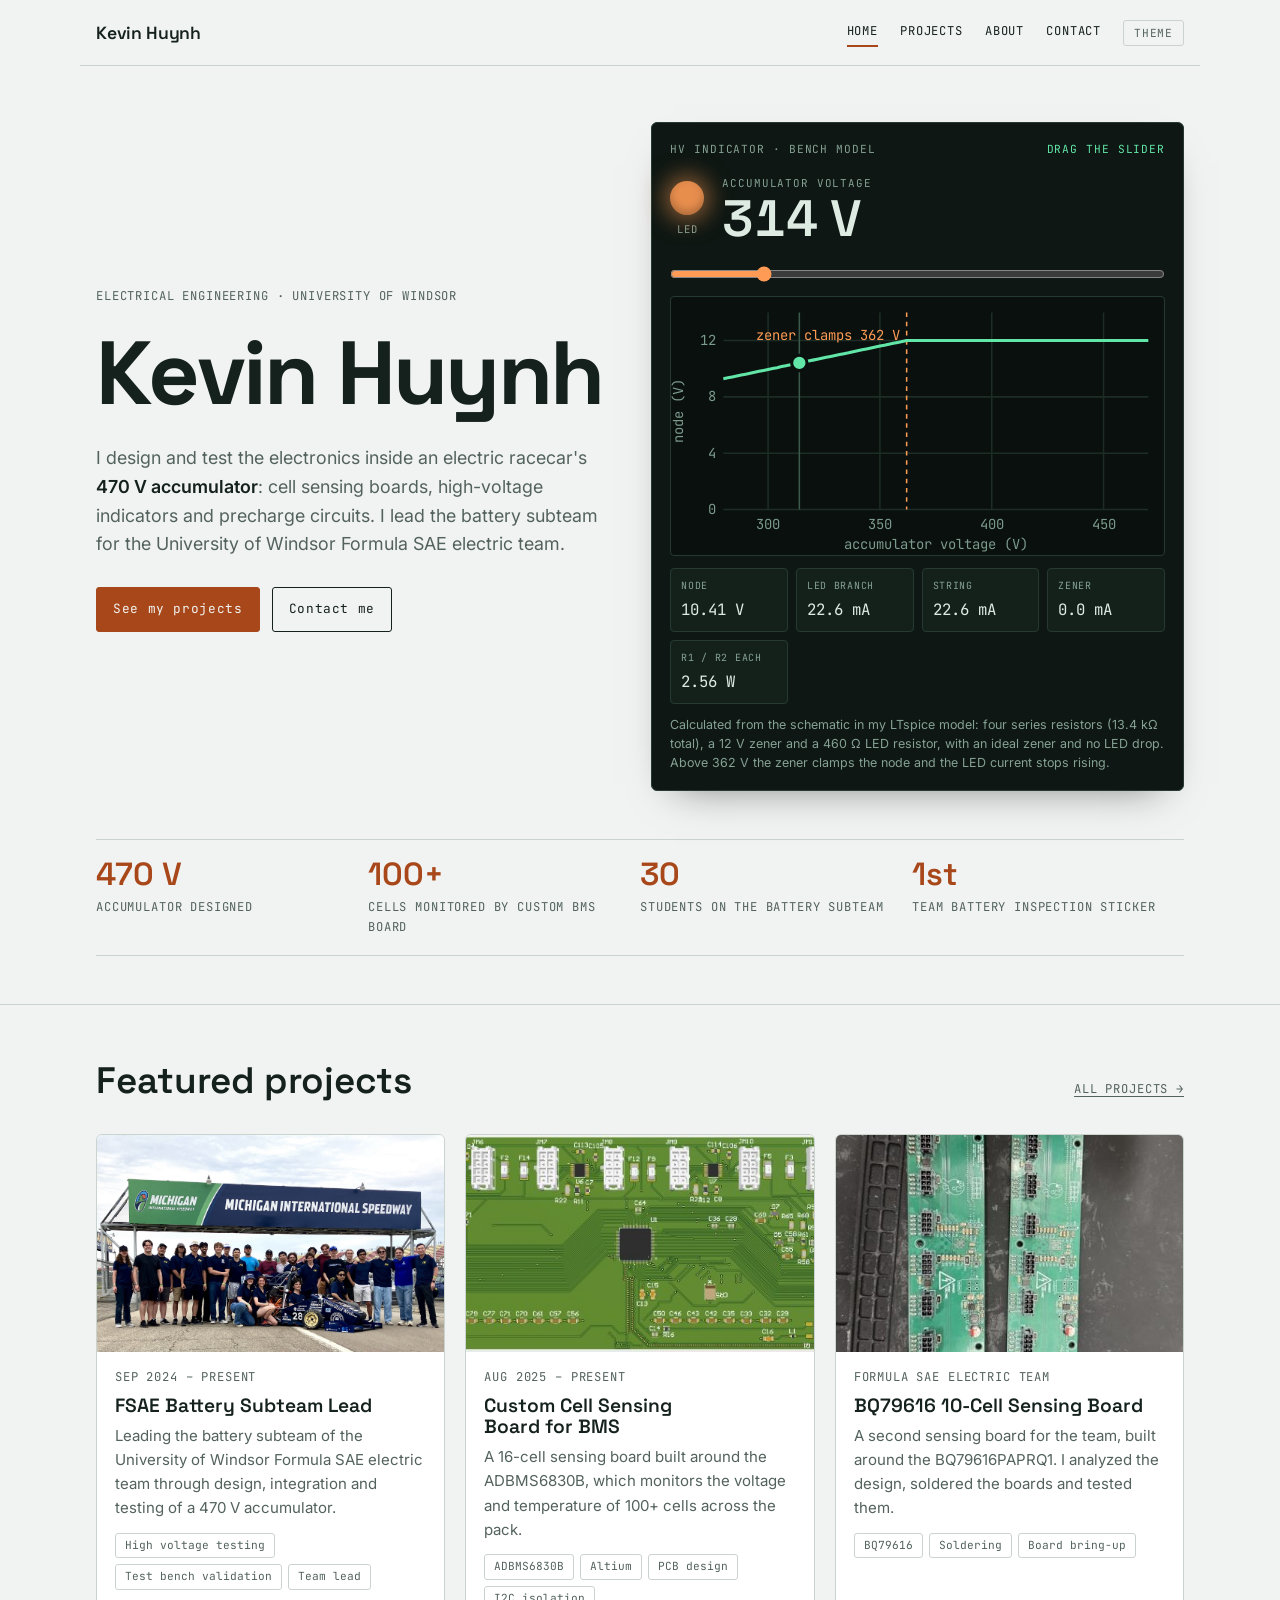
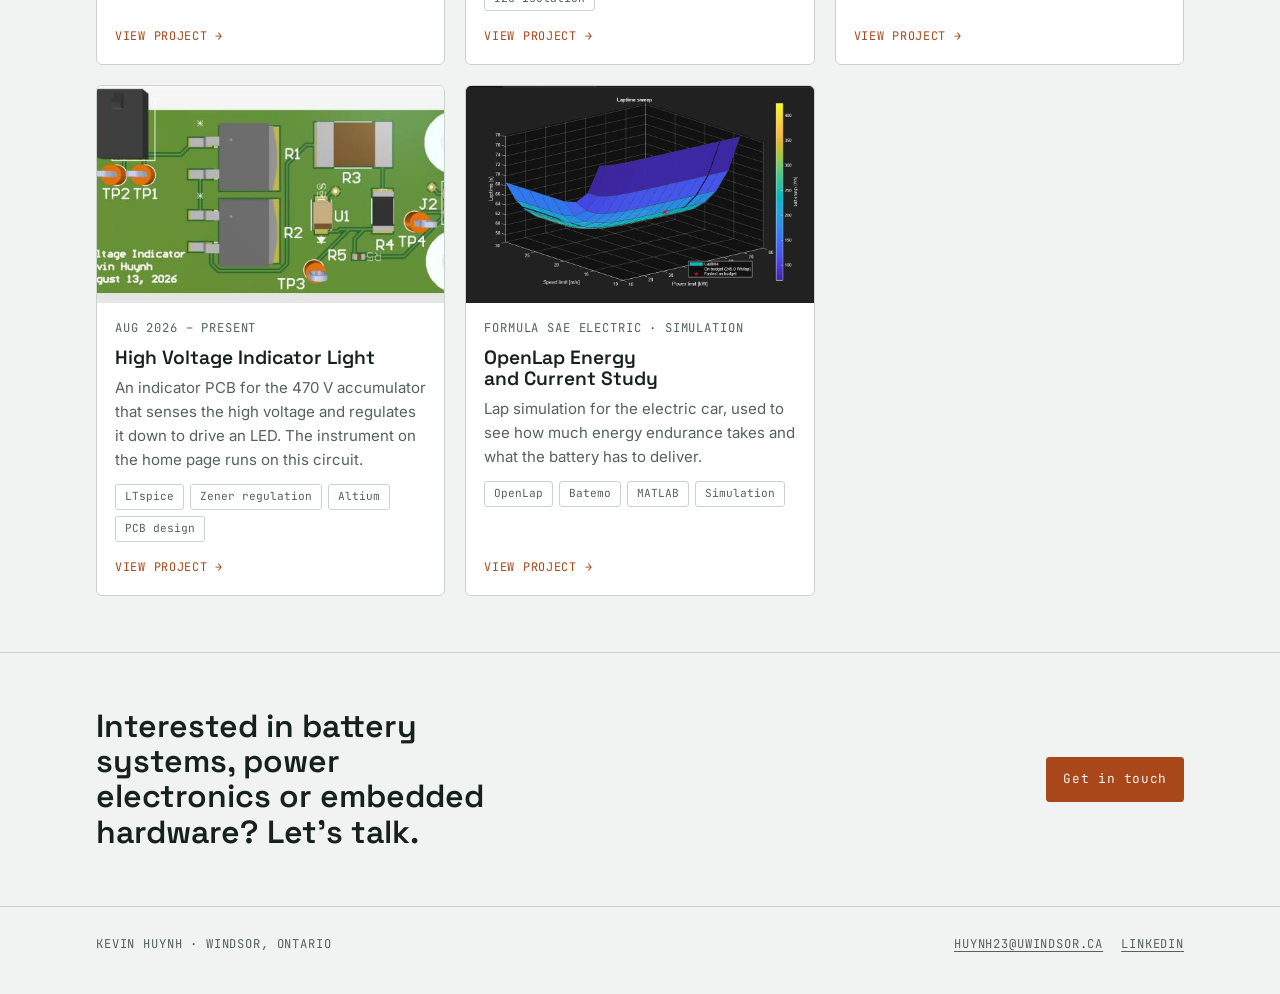
<file: index.html>
<!doctype html>
<html lang="en">
<head>
<meta charset="utf-8">
<meta name="viewport" content="width=device-width, initial-scale=1, viewport-fit=cover">
<meta name="description" content="Kevin Huynh, electrical engineering student at the University of Windsor. High-voltage battery systems, BMS hardware and PCB design for Formula SAE electric.">
<meta name="color-scheme" content="light dark">
<link rel="icon" href="assets/favicon.svg" type="image/svg+xml">
<title>Kevin Huynh Portfolio</title>
<link rel="stylesheet" href="https://fonts.googleapis.com/css2?family=Inter:wght@400;500;600&family=JetBrains+Mono:wght@400;500&family=Space+Grotesk:wght@500;600;700&display=swap">
<link rel="stylesheet" href="assets/site.css">
<script>try{var t=localStorage.getItem("kh-theme");if(t==="dark"||t==="light")document.documentElement.setAttribute("data-theme",t)}catch(e){}</script>
</head>
<body data-page="home">
<main>
  <div class="wrap hero">
    <div class="hero-grid">
      <div>
        <span class="mono">Electrical Engineering · University of Windsor</span>
        <h1>Kevin Huynh</h1>
        <p class="lede">I design and test the electronics inside an electric racecar's <strong>470 V accumulator</strong>: cell sensing boards, high-voltage indicators and precharge circuits. I lead the battery subteam for the University of Windsor Formula SAE electric team.</p>
        <div class="hero-cta">
          <a class="btn solid" href="projects.html">See my projects</a>
          <a class="btn" href="contact.html">Contact me</a>
        </div>
      </div>
      <aside class="rig" aria-label="Interactive model of my high voltage indicator circuit">
        <div class="rig-head"><span>HV indicator · bench model</span><span class="hint">drag the slider</span></div>
        <div class="rig-top">
          <div class="led-wrap"><div class="led" id="led"></div><span>LED</span></div>
          <div class="vin-block">
            <label for="vin">Accumulator voltage</label>
            <output id="vinOut" for="vin">470 V</output>
          </div>
        </div>
        <input type="range" id="vin" min="280" max="470" step="1" value="470" aria-label="Accumulator voltage in volts">
        <svg id="scope" class="scope" viewBox="0 0 320 168" role="img" aria-label="Regulated node voltage against accumulator voltage, clamping at 12 volts above 362 volts"></svg>
        <dl class="reads">
          <div><dt>Node</dt><dd id="rNode">12.00 V</dd></div>
          <div><dt>LED branch</dt><dd id="rLed">26.1 mA</dd></div>
          <div><dt>String</dt><dd id="rStr">34.1 mA</dd></div>
          <div><dt>Zener</dt><dd id="rZen">8.1 mA</dd></div>
          <div><dt>R1 / R2 each</dt><dd id="rPow">5.83 W</dd></div>
        </dl>
        <p class="rig-note">Calculated from the schematic in my LTspice model: four series resistors (13.4 kΩ total), a 12 V zener and a 460 Ω LED resistor, with an ideal zener and no LED drop. Above 362 V the zener clamps the node and the LED current stops rising.</p>
      </aside>
    </div>
    <dl class="specs" id="specs"></dl>
  </div>

  <section>
    <div class="wrap">
      <div class="sec-head"><h2>Featured projects</h2><a class="mono" href="projects.html">All projects →</a></div>
      <div class="cards" id="featured"></div>
    </div>
  </section>

  <section class="cta-band">
    <div class="wrap">
      <h2>Interested in battery systems, power electronics or embedded hardware? Let's talk.</h2>
      <a class="btn solid" href="contact.html">Get in touch</a>
    </div>
  </section>
</main>
<script src="assets/data.js"></script>
<script src="assets/site.js"></script>
<script src="assets/instrument.js"></script>
<script>
(function () {
  var K = window.Kit;
  var specs = document.getElementById("specs");
  K.site.stats.forEach(function (s) {
    var d = K.el("div"); d.appendChild(K.el("dt", "mono", s.label)); d.appendChild(K.el("dd", null, s.value)); specs.appendChild(d);
  });
  var host = document.getElementById("featured");
  K.projects.filter(function (p) { return p.featured; }).forEach(function (p) { host.appendChild(K.projectCard(p)); });
})();
</script>
</body>
</html>
</file>
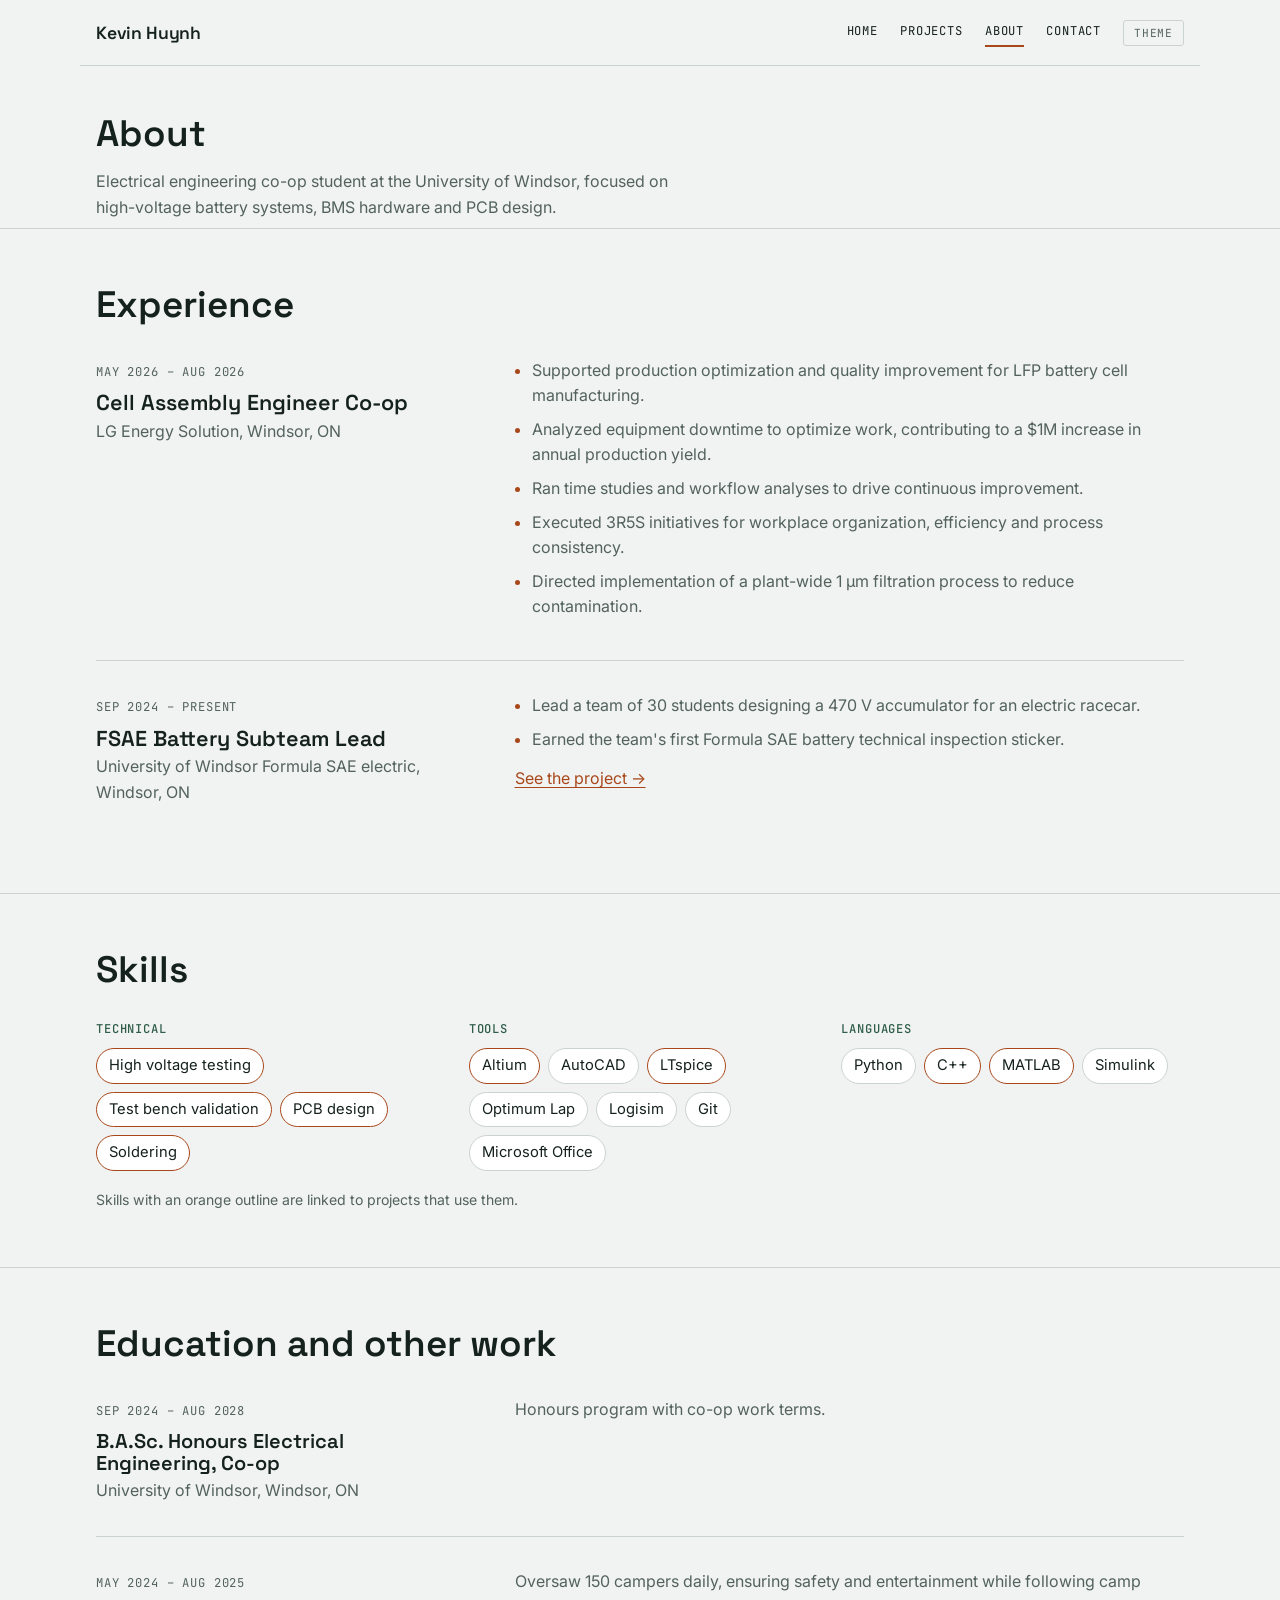
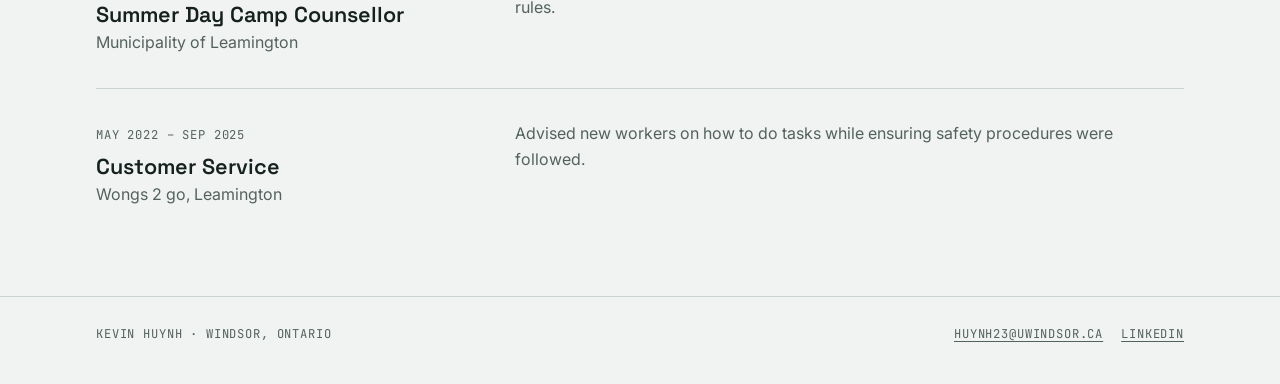
<file: about.html>
<!doctype html>
<html lang="en">
<head>
<meta charset="utf-8">
<meta name="viewport" content="width=device-width, initial-scale=1, viewport-fit=cover">
<meta name="description" content="Experience, skills and education of Kevin Huynh, electrical engineering co-op student at the University of Windsor.">
<meta name="color-scheme" content="light dark">
<link rel="icon" href="assets/favicon.svg" type="image/svg+xml">
<title>About · Kevin Huynh</title>
<link rel="stylesheet" href="https://fonts.googleapis.com/css2?family=Inter:wght@400;500;600&family=JetBrains+Mono:wght@400;500&family=Space+Grotesk:wght@500;600;700&display=swap">
<link rel="stylesheet" href="assets/site.css">
<script>try{var t=localStorage.getItem("kh-theme");if(t==="dark"||t==="light")document.documentElement.setAttribute("data-theme",t)}catch(e){}</script>
</head>
<body data-page="about">
<main>
  <div class="wrap">
    <div class="page-head">
      <h1>About</h1>
      <p>Electrical engineering co-op student at the University of Windsor, focused on high-voltage battery systems, BMS hardware and PCB design.</p>
    </div>
  </div>
  <section>
    <div class="wrap">
      <div class="sec-head"><h2>Experience</h2></div>
      <div class="timeline" id="exp"></div>
    </div>
  </section>
  <section>
    <div class="wrap">
      <div class="sec-head"><h2>Skills</h2></div>
      <div class="skill-groups" id="skills"></div>
      <p class="skill-note">Skills with an orange outline are linked to projects that use them.</p>
    </div>
  </section>
  <section>
    <div class="wrap">
      <div class="sec-head"><h2>Education and other work</h2></div>
      <div class="timeline" id="more"></div>
    </div>
  </section>
</main>
<script src="assets/data.js"></script>
<script src="assets/site.js"></script>
<script>
(function () {
  var K = window.Kit, S = K.site;
  var exp = document.getElementById("exp");
  S.experience.forEach(function (j) {
    var row = K.el("div", "job"), l = K.el("div");
    l.appendChild(K.el("span", "mono", j.dates));
    l.appendChild(K.el("h3", null, j.role));
    l.appendChild(K.el("p", "org", j.org + (j.place ? ", " + j.place : "")));
    row.appendChild(l);
    var r = K.el("div"), ul = K.el("ul");
    j.bullets.forEach(function (b) { ul.appendChild(K.el("li", null, b)); });
    r.appendChild(ul);
    if (j.link) { var a = K.el("a", null, j.link.label + " →"); a.href = j.link.url; a.style.display = "inline-block"; a.style.marginTop = "6px"; r.appendChild(a); }
    row.appendChild(r); exp.appendChild(row);
  });

  var tags = {};
  K.projects.forEach(function (p) { (p.tags || []).forEach(function (t) { tags[K.slugify(t)] = true; }); });
  var sk = document.getElementById("skills");
  S.skills.forEach(function (g) {
    var box = K.el("div"); box.appendChild(K.el("h3", null, g.group));
    var ul = K.el("ul");
    g.items.forEach(function (it) {
      var li = K.el("li"), s = K.slugify(it);
      if (tags[s]) { var a = K.el("a", null, it); a.href = "projects.html#" + s; li.appendChild(a); }
      else li.appendChild(K.el("span", null, it));
      ul.appendChild(li);
    });
    box.appendChild(ul); sk.appendChild(box);
  });

  var more = document.getElementById("more");
  var ed = S.education, er = K.el("div", "job edu"), el2 = K.el("div");
  el2.appendChild(K.el("span", "mono", ed.dates)); el2.appendChild(K.el("h3", null, ed.degree)); el2.appendChild(K.el("p", "org", ed.school));
  er.appendChild(el2); er.appendChild(K.el("p", "text", "Honours program with co-op work terms."));
  more.appendChild(er);
  S.more.forEach(function (m) {
    var row = K.el("div", "job"), l = K.el("div");
    l.appendChild(K.el("span", "mono", m.dates)); l.appendChild(K.el("h3", null, m.role)); l.appendChild(K.el("p", "org", m.org));
    row.appendChild(l); row.appendChild(K.el("p", "text", m.text)); more.appendChild(row);
  });
})();
</script>
</body>
</html>
</file>
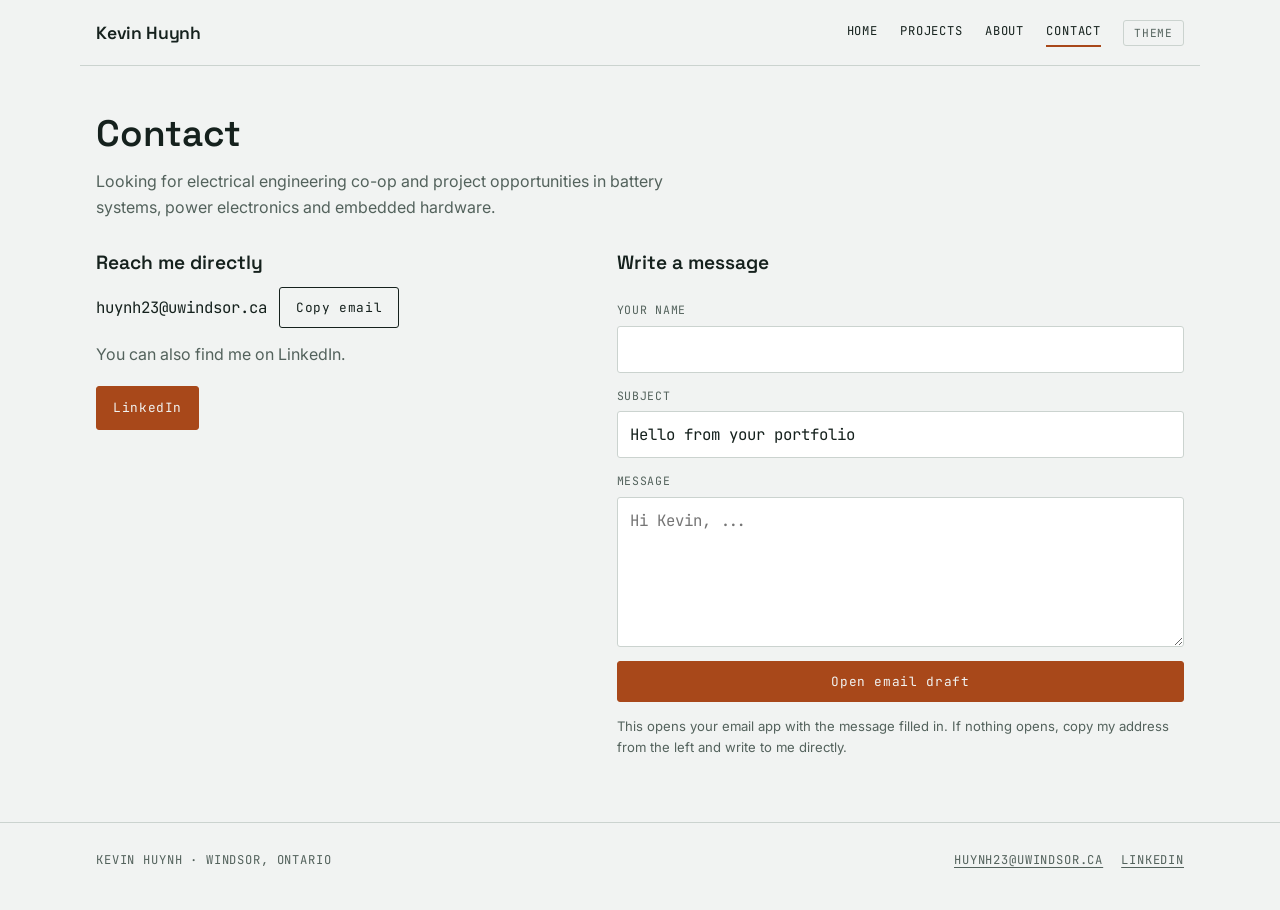
<file: contact.html>
<!doctype html>
<html lang="en">
<head>
<meta charset="utf-8">
<meta name="viewport" content="width=device-width, initial-scale=1, viewport-fit=cover">
<meta name="description" content="Get in touch with Kevin Huynh about electrical engineering co-op and project opportunities.">
<meta name="color-scheme" content="light dark">
<link rel="icon" href="assets/favicon.svg" type="image/svg+xml">
<title>Contact · Kevin Huynh</title>
<link rel="stylesheet" href="https://fonts.googleapis.com/css2?family=Inter:wght@400;500;600&family=JetBrains+Mono:wght@400;500&family=Space+Grotesk:wght@500;600;700&display=swap">
<link rel="stylesheet" href="assets/site.css">
<script>try{var t=localStorage.getItem("kh-theme");if(t==="dark"||t==="light")document.documentElement.setAttribute("data-theme",t)}catch(e){}</script>
</head>
<body data-page="contact">
<main>
  <div class="wrap">
    <div class="page-head">
      <h1>Contact</h1>
      <p>Looking for electrical engineering co-op and project opportunities in battery systems, power electronics and embedded hardware.</p>
    </div>
    <div class="contact-grid">
      <div>
        <h2>Reach me directly</h2>
        <div class="email-line">
          <span class="email" id="email"></span>
          <button class="btn" id="copy" type="button">Copy email</button>
        </div>
        <p>You can also find me on LinkedIn.</p>
        <a class="btn solid" id="li" href="#" target="_blank" rel="noopener">LinkedIn</a>
      </div>
      <form class="form" id="form">
        <h2>Write a message</h2>
        <label for="name">Your name<input id="name" autocomplete="name"></label>
        <label for="subject">Subject<input id="subject" value="Hello from your portfolio"></label>
        <label for="msg">Message<textarea id="msg" placeholder="Hi Kevin, ..."></textarea></label>
        <button class="btn solid" type="submit">Open email draft</button>
        <p class="hint">This opens your email app with the message filled in. If nothing opens, copy my address from the left and write to me directly.</p>
      </form>
    </div>
  </div>
</main>
<script src="assets/data.js"></script>
<script src="assets/site.js"></script>
<script>
(function () {
  var S = window.Kit.site;
  var em = document.getElementById("email"); em.textContent = S.email;
  document.getElementById("li").href = S.linkedin;
  var btn = document.getElementById("copy");
  btn.addEventListener("click", function () {
    function pick() {
      var rg = document.createRange(); rg.selectNodeContents(em);
      var sel = window.getSelection(); sel.removeAllRanges(); sel.addRange(rg);
      btn.textContent = "Selected, press copy";
    }
    try {
      navigator.clipboard.writeText(S.email).then(function () {
        btn.textContent = "Copied";
        setTimeout(function () { btn.textContent = "Copy email"; }, 1800);
      }, pick);
    } catch (e) { pick(); }
  });
  document.getElementById("form").addEventListener("submit", function (e) {
    e.preventDefault();
    var name = document.getElementById("name").value.trim();
    var body = document.getElementById("msg").value + (name ? "\n\n" + name : "");
    var url = "mailto:" + S.email + "?subject=" + encodeURIComponent(document.getElementById("subject").value) + "&body=" + encodeURIComponent(body);
    window.location.href = url;
  });
})();
</script>
</body>
</html>
</file>
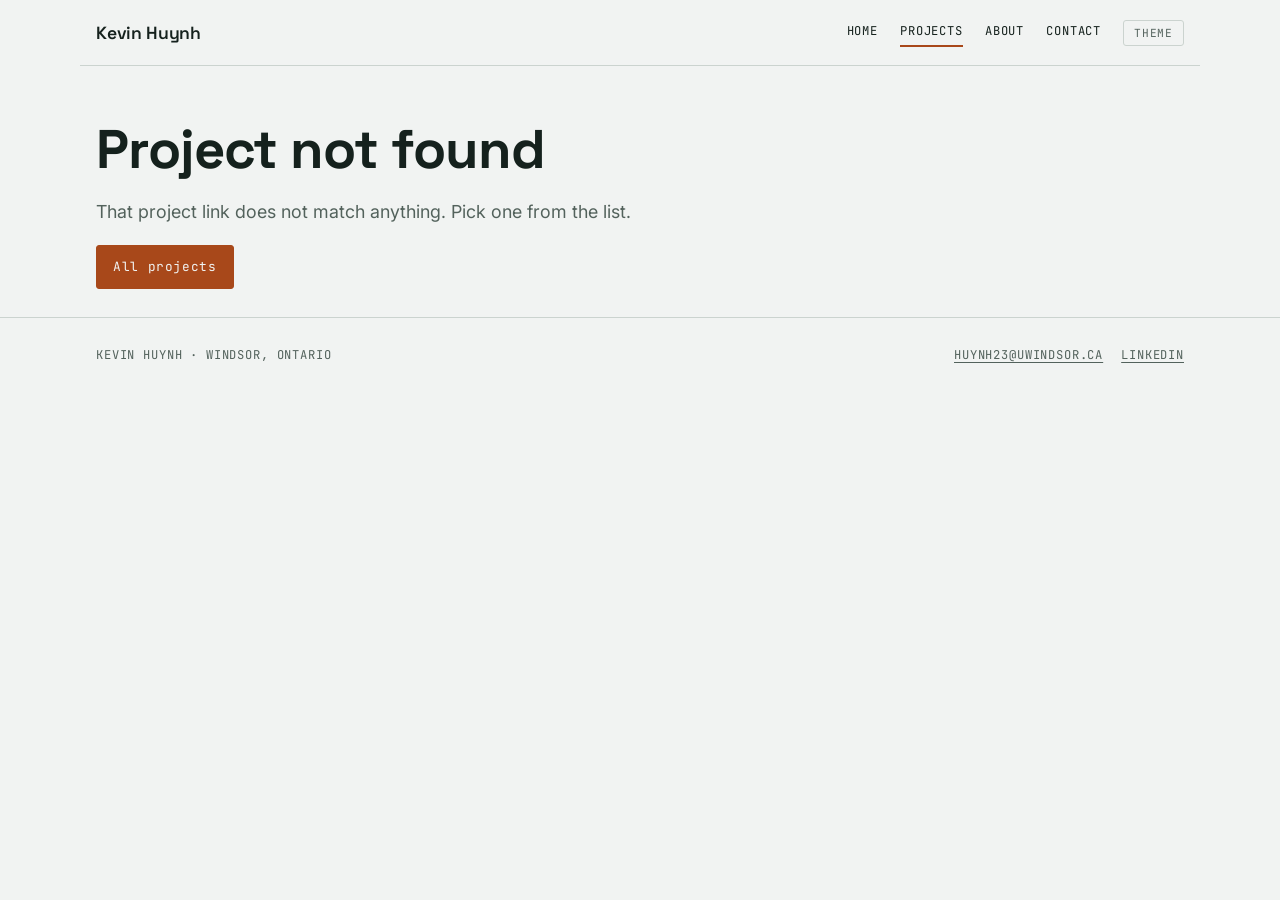
<file: project.html>
<!doctype html>
<html lang="en">
<head>
<meta charset="utf-8">
<meta name="viewport" content="width=device-width, initial-scale=1, viewport-fit=cover">
<meta name="description" content="A project by Kevin Huynh.">
<meta name="color-scheme" content="light dark">
<link rel="icon" href="assets/favicon.svg" type="image/svg+xml">
<title>Project · Kevin Huynh</title>
<link rel="stylesheet" href="https://fonts.googleapis.com/css2?family=Inter:wght@400;500;600&family=JetBrains+Mono:wght@400;500&family=Space+Grotesk:wght@500;600;700&display=swap">
<link rel="stylesheet" href="assets/site.css">
<script>try{var t=localStorage.getItem("kh-theme");if(t==="dark"||t==="light")document.documentElement.setAttribute("data-theme",t)}catch(e){}</script>
</head>
<body data-page="projects">
<main id="project"></main>
<script src="assets/data.js"></script>
<script src="assets/site.js"></script>
<script>
(function () {
  var K = window.Kit, P = K.projects, host = document.getElementById("project");

  function render() {
    var slug = location.hash.replace("#", "");
    var i = -1;
    P.forEach(function (p, k) { if (p.slug === slug) i = k; });
    host.textContent = "";
    window.scrollTo(0, 0);
    if (i < 0) {
      document.title = "Project not found · Kevin Huynh";
      var w = K.el("div", "wrap"); var h = K.el("div", "detail-head");
      h.appendChild(K.el("h1", null, "Project not found"));
      h.appendChild(K.el("p", "lede", "That project link does not match anything. Pick one from the list."));
      var a = K.el("a", "btn solid", "All projects"); a.href = "projects.html"; h.appendChild(a);
      w.appendChild(h); host.appendChild(w); return;
    }
    var p = P[i];
    document.title = p.title + " · Kevin Huynh";

    var head = K.el("div", "wrap detail-head");
    var back = K.el("a", "back", "← All projects"); back.href = "projects.html"; head.appendChild(back);
    head.appendChild(K.el("div", "mono", p.date));
    head.appendChild(K.el("h1", null, p.title));
    if (p.summary) head.appendChild(K.el("p", "lede", p.summary));
    if (p.tags && p.tags.length) {
      var ul = K.el("ul", "tags");
      p.tags.forEach(function (t) { var li = K.el("li"); var a2 = K.el("a", null, t); a2.href = "projects.html#" + K.slugify(t); li.appendChild(a2); ul.appendChild(li); });
      head.appendChild(ul);
    }
    host.appendChild(head);

    var hasMedia = p.media && p.media.length;
    var grid = K.el("div", "wrap detail-grid");
    if (!hasMedia) grid.style.gridTemplateColumns = "minmax(0, 46rem)";
    var left = K.el("div");
    if (p.highlights && p.highlights.length) {
      left.appendChild(K.el("h2", null, "What I did"));
      var pts = K.el("ul", "points");
      p.highlights.forEach(function (t) { pts.appendChild(K.el("li", null, t)); });
      left.appendChild(pts);
    }
    if (p.links && p.links.length) {
      var lk = K.el("div", "links");
      p.links.forEach(function (l) { var b = K.el("a", "btn", l.label); b.href = l.url; b.target = "_blank"; b.rel = "noopener"; lk.appendChild(b); });
      left.appendChild(lk);
    }
    grid.appendChild(left);
    if (hasMedia) {
      var figs = K.el("div", "figs");
      p.media.forEach(function (m) { figs.appendChild(K.mediaFigure(m)); });
      grid.appendChild(figs);
    }
    host.appendChild(grid);

    var pager = K.el("nav", "wrap pager"); pager.setAttribute("aria-label", "More projects");
    if (i > 0) { var pa = K.el("a", "prev"); pa.href = "project.html#" + P[i - 1].slug; pa.appendChild(K.el("span", "mono", "← Previous")); pa.appendChild(K.el("strong", null, P[i - 1].title)); pager.appendChild(pa); }
    if (i < P.length - 1) { var na = K.el("a", "next"); na.href = "project.html#" + P[i + 1].slug; na.appendChild(K.el("span", "mono", "Next →")); na.appendChild(K.el("strong", null, P[i + 1].title)); pager.appendChild(na); }
    host.appendChild(pager);
  }

  document.addEventListener("keydown", function (e) {
    var tag = (document.activeElement && document.activeElement.tagName) || "";
    if (tag === "INPUT" || tag === "TEXTAREA" || e.metaKey || e.ctrlKey || e.altKey) return;
    var lb = document.getElementById("lb"); if (lb && !lb.hidden) return;
    var slug = location.hash.replace("#", ""), i = -1;
    P.forEach(function (p, k) { if (p.slug === slug) i = k; });
    if (i < 0) return;
    if (e.key === "ArrowLeft" && i > 0) location.hash = P[i - 1].slug;
    if (e.key === "ArrowRight" && i < P.length - 1) location.hash = P[i + 1].slug;
  });
  window.addEventListener("hashchange", render);
  render();
})();
</script>
</body>
</html>
</file>
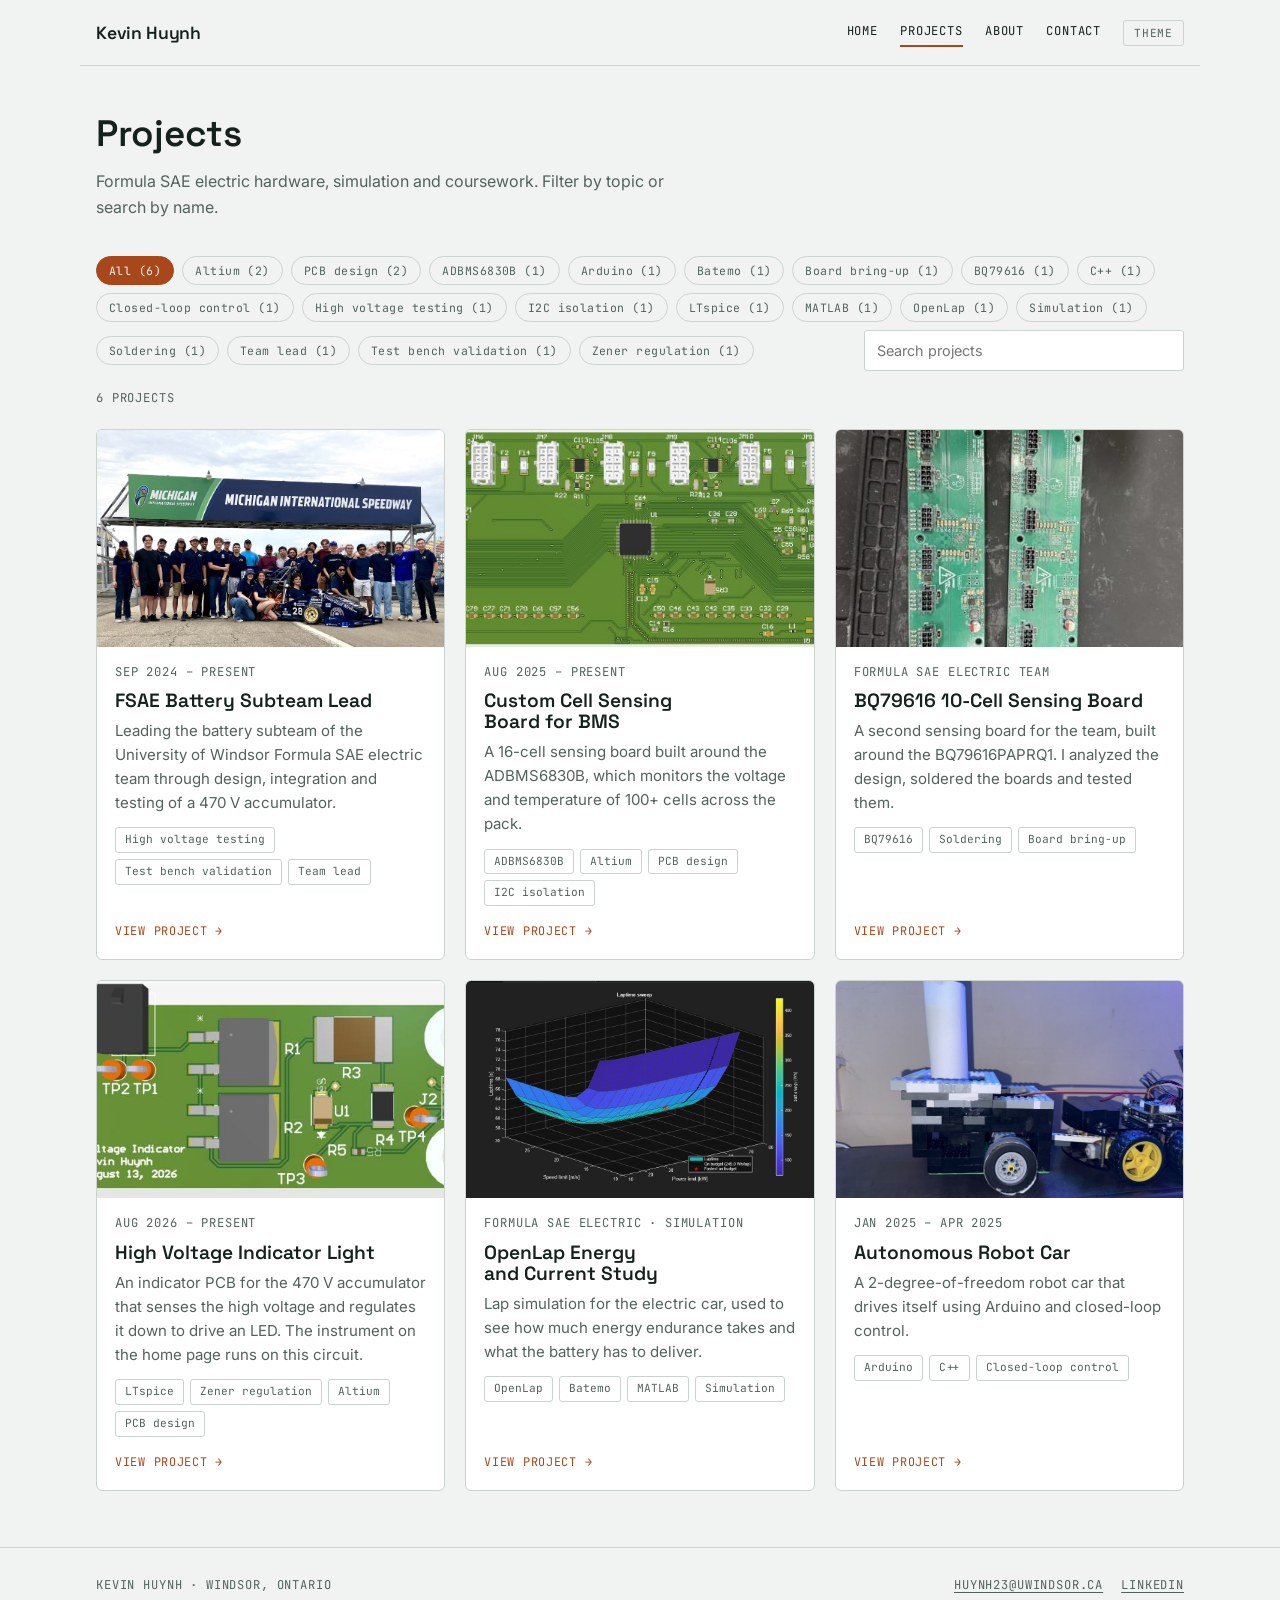
<file: projects.html>
<!doctype html>
<html lang="en">
<head>
<meta charset="utf-8">
<meta name="viewport" content="width=device-width, initial-scale=1, viewport-fit=cover">
<meta name="description" content="Projects by Kevin Huynh: battery management hardware, high-voltage PCBs and simulation for Formula SAE electric.">
<meta name="color-scheme" content="light dark">
<link rel="icon" href="assets/favicon.svg" type="image/svg+xml">
<title>Projects · Kevin Huynh</title>
<link rel="stylesheet" href="https://fonts.googleapis.com/css2?family=Inter:wght@400;500;600&family=JetBrains+Mono:wght@400;500&family=Space+Grotesk:wght@500;600;700&display=swap">
<link rel="stylesheet" href="assets/site.css">
<script>try{var t=localStorage.getItem("kh-theme");if(t==="dark"||t==="light")document.documentElement.setAttribute("data-theme",t)}catch(e){}</script>
</head>
<body data-page="projects">
<main>
  <div class="wrap">
    <div class="page-head">
      <h1>Projects</h1>
      <p>Formula SAE electric hardware, simulation and coursework. Filter by topic or search by name.</p>
    </div>
    <div class="filters" id="filters" role="group" aria-label="Filter projects by tag"></div>
    <p class="mono count" id="count" aria-live="polite"></p>
    <div class="cards" id="grid"></div>
    <p class="empty" id="empty" hidden>No projects match that search. Try a different word or choose All.</p>
    <div style="height:56px"></div>
  </div>
</main>
<script src="assets/data.js"></script>
<script src="assets/site.js"></script>
<script>
(function () {
  var K = window.Kit, P = K.projects;
  var filters = document.getElementById("filters"), grid = document.getElementById("grid"), count = document.getElementById("count"), empty = document.getElementById("empty");
  var tagMap = {}, order = [];
  P.forEach(function (p) { (p.tags || []).forEach(function (t) { var s = K.slugify(t); if (!tagMap[s]) { tagMap[s] = { name: t, n: 0 }; order.push(s); } tagMap[s].n++; }); });
  order.sort(function (a, b) { return tagMap[b].n - tagMap[a].n || tagMap[a].name.localeCompare(tagMap[b].name); });
  var state = { tag: location.hash.replace("#", "") || "all", q: "" };
  if (state.tag !== "all" && !tagMap[state.tag]) state.tag = "all";

  var search = K.el("input", "search"); search.type = "search"; search.id = "q"; search.placeholder = "Search projects"; search.setAttribute("aria-label", "Search projects");
  var chips = {};
  function addChip(slug, label) {
    var b = K.el("button", "chip", label); b.type = "button"; b.setAttribute("aria-pressed", "false");
    b.addEventListener("click", function () {
      state.tag = slug; render();
      try { history.replaceState(null, "", slug === "all" ? location.pathname : "#" + slug); } catch (e) {}
    });
    chips[slug] = b; filters.appendChild(b);
  }
  addChip("all", "All (" + P.length + ")");
  order.forEach(function (s) { addChip(s, tagMap[s].name + " (" + tagMap[s].n + ")"); });
  filters.appendChild(search);
  search.addEventListener("input", function () { state.q = search.value.trim().toLowerCase(); render(); });

  function render() {
    Object.keys(chips).forEach(function (s) { chips[s].setAttribute("aria-pressed", s === state.tag ? "true" : "false"); });
    grid.textContent = "";
    var shown = P.filter(function (p) {
      var okTag = state.tag === "all" || (p.tags || []).some(function (t) { return K.slugify(t) === state.tag; });
      var hay = (p.title + " " + (p.summary || "") + " " + (p.tags || []).join(" ")).toLowerCase();
      return okTag && (!state.q || hay.indexOf(state.q) !== -1);
    });
    shown.forEach(function (p) { grid.appendChild(K.projectCard(p)); });
    count.textContent = shown.length + (shown.length === 1 ? " project" : " projects");
    empty.hidden = shown.length > 0;
  }
  window.addEventListener("hashchange", function () {
    var h = location.hash.replace("#", "") || "all";
    if (h === "all" || tagMap[h]) { state.tag = h; render(); }
  });
  render();
})();
</script>
</body>
</html>
</file>
<file: assets/site.css>
/* Kevin Huynh portfolio: shared styles.
   Layout: sticky-free top bar, wide content column, cards and project rows that stack on phones.
   The bench instrument and card art keep a dark palette in both themes so they read as devices on the page. */
:root {
  --bg: #F1F3F2;
  --surface: #FFFFFF;
  --fg: #15211D;
  --muted: #53625C;
  --line: #CBD3CF;
  --accent: #A8481A;
  --board: #2F5D4A;
  --s1: #A8481A;
  --s2: #2F5D4A;
  --s3: #3B63B8;
  --panel: #0E1713;
  --panel-2: #14211B;
  --panel-fg: #DDEBE3;
  --panel-muted: #85A194;
  --panel-line: #263A31;
  --trace: #62E6A8;
  --led: #FF9B54;
  --led-glow: rgba(255, 155, 84, 0.55);
  --font-display: "Space Grotesk", "Helvetica Neue", Arial, sans-serif;
  --font-body: "Inter", system-ui, -apple-system, "Segoe UI", sans-serif;
  --font-mono: "JetBrains Mono", ui-monospace, "SF Mono", Menlo, monospace;
  color-scheme: light;
}
@media (prefers-color-scheme: dark) {
  :root:not([data-theme="light"]) {
    --bg: #0B1210; --surface: #131C18; --fg: #E5ECE8; --muted: #9AAAA2; --line: #26332D;
    --accent: #F0985F; --board: #6FB596; --s1: #F0985F; --s2: #6FB596; --s3: #86A9F2;
    --panel: #121D18; --panel-2: #182720; color-scheme: dark;
  }
}
:root[data-theme="dark"] {
  --bg: #0B1210; --surface: #131C18; --fg: #E5ECE8; --muted: #9AAAA2; --line: #26332D;
  --accent: #F0985F; --board: #6FB596; --s1: #F0985F; --s2: #6FB596; --s3: #86A9F2;
  --panel: #121D18; --panel-2: #182720; color-scheme: dark;
}
* { box-sizing: border-box; }
body { margin: 0; background: var(--bg); color: var(--fg); font-family: var(--font-body); font-size: 16px; line-height: 1.6; }
img { max-width: 100%; }
[hidden] { display: none !important; }
.wrap {
  max-width: 1120px; margin: 0 auto;
  padding-left: max(16px, env(safe-area-inset-left, 0px));
  padding-right: max(16px, env(safe-area-inset-right, 0px));
}
a { color: var(--accent); text-underline-offset: 3px; }
a:focus-visible, button:focus-visible, input:focus-visible, textarea:focus-visible, .zoom:focus-visible, .card:focus-visible { outline: 2px solid var(--accent); outline-offset: 3px; }
.mono { font-family: var(--font-mono); font-size: 0.76rem; letter-spacing: 0.07em; text-transform: uppercase; color: var(--muted); }
h1, h2, h3, h4 { font-family: var(--font-display); text-wrap: balance; margin: 0; line-height: 1.1; }

/* header */
.top { display: flex; justify-content: space-between; align-items: center; gap: 16px; flex-wrap: wrap; padding-block: 18px; border-bottom: 1px solid var(--line); }
.brand { font-family: var(--font-display); font-weight: 600; font-size: 1.1rem; color: var(--fg); text-decoration: none; letter-spacing: -0.01em; }
.top nav { display: flex; align-items: center; gap: 22px; flex-wrap: wrap; }
.top nav a { color: var(--fg); text-decoration: none; font-family: var(--font-mono); font-size: 0.76rem; letter-spacing: 0.07em; text-transform: uppercase; padding-block: 4px; border-bottom: 2px solid transparent; }
.top nav a:hover { color: var(--accent); }
.top nav a[aria-current="page"] { border-bottom-color: var(--accent); }
.theme-btn { font-family: var(--font-mono); font-size: 0.7rem; letter-spacing: 0.07em; text-transform: uppercase; background: transparent; color: var(--muted); border: 1px solid var(--line); border-radius: 3px; padding: 5px 10px; cursor: pointer; }
.theme-btn:hover { color: var(--accent); border-color: var(--accent); }

/* buttons */
.btn { display: inline-block; font-family: var(--font-mono); font-size: 0.8rem; letter-spacing: 0.05em; padding: 11px 16px; border: 1px solid var(--fg); color: var(--fg); background: transparent; border-radius: 3px; text-decoration: none; cursor: pointer; }
.btn:hover { border-color: var(--accent); color: var(--accent); }
.btn.solid { background: var(--accent); border-color: var(--accent); color: var(--bg); }
.btn.solid:hover { color: var(--bg); filter: brightness(1.1); }

/* hero */
.hero { padding-block: 56px 48px; }
.hero-grid { display: grid; grid-template-columns: minmax(0, 1fr) minmax(0, 1.05fr); gap: 48px; align-items: center; }
.hero h1 { font-size: clamp(3rem, 9vw, 5.6rem); font-weight: 700; letter-spacing: -0.03em; margin-top: 16px; }
.hero .lede { max-width: 33rem; font-size: 1.12rem; color: var(--muted); margin: 22px 0 0; }
.hero .lede strong { color: var(--fg); font-weight: 600; }
.hero-cta { display: flex; flex-wrap: wrap; gap: 12px; margin-top: 28px; }
.specs { display: grid; grid-template-columns: repeat(auto-fit, minmax(170px, 1fr)); margin: 48px 0 0; border-top: 1px solid var(--line); border-bottom: 1px solid var(--line); }
.specs div { display: flex; flex-direction: column; padding: 18px 20px 18px 0; min-width: 0; }
.specs dt { order: 2; margin-top: 8px; }
.specs dd { order: 1; margin: 0; font-family: var(--font-display); font-size: 2rem; font-weight: 600; color: var(--accent); line-height: 1; }

/* instrument */
.rig { background: var(--panel); color: var(--panel-fg); border: 1px solid var(--panel-line); border-radius: 6px; padding: 18px; min-width: 0; box-shadow: 0 18px 40px -24px rgba(0, 0, 0, 0.55); }
.rig-head { display: flex; justify-content: space-between; gap: 10px; flex-wrap: wrap; font-family: var(--font-mono); font-size: 0.7rem; letter-spacing: 0.08em; text-transform: uppercase; color: var(--panel-muted); }
.rig-head .hint { color: var(--trace); }
.rig-top { display: flex; align-items: center; gap: 18px; margin: 16px 0 6px; }
.led-wrap { display: flex; flex-direction: column; align-items: center; gap: 6px; font-family: var(--font-mono); font-size: 0.66rem; letter-spacing: 0.1em; color: var(--panel-muted); }
.led { --b: 1; width: 34px; height: 34px; border-radius: 50%; background: var(--led); opacity: calc(0.28 + 0.72 * var(--b)); box-shadow: 0 0 calc(var(--b) * 26px) calc(var(--b) * 7px) var(--led-glow), inset 0 -4px 8px rgba(0, 0, 0, 0.25); }
.vin-block { display: flex; flex-direction: column; min-width: 0; }
.vin-block label { font-family: var(--font-mono); font-size: 0.68rem; letter-spacing: 0.08em; text-transform: uppercase; color: var(--panel-muted); }
.vin-block output { font-family: var(--font-display); font-weight: 600; font-size: clamp(2.4rem, 7vw, 3.2rem); line-height: 1; color: var(--panel-fg); font-variant-numeric: tabular-nums; }
.rig input[type="range"] { width: 100%; margin: 10px 0 6px; accent-color: var(--led); height: 28px; cursor: pointer; }
.scope { display: block; width: 100%; height: auto; background: #09100D; border: 1px solid var(--panel-line); border-radius: 4px; }
.scope .g { stroke: #1D2D25; stroke-width: 1; fill: none; }
.scope .t { fill: #7C9A8D; font-family: var(--font-mono); font-size: 9px; }
.scope .tr { stroke: var(--trace); stroke-width: 2; fill: none; stroke-linejoin: round; }
.scope .kn { stroke: var(--led); stroke-width: 1; stroke-dasharray: 3 3; fill: none; }
.scope .kt { fill: var(--led); font-family: var(--font-mono); font-size: 9px; }
.scope .cur { stroke: #3C5A4C; stroke-width: 1; fill: none; }
.scope .dot { fill: var(--trace); stroke: #09100D; stroke-width: 2; }
.reads { display: grid; grid-template-columns: repeat(auto-fit, minmax(96px, 1fr)); gap: 8px; margin: 12px 0 0; }
.reads div { background: var(--panel-2); border: 1px solid var(--panel-line); border-radius: 4px; padding: 9px 10px; min-width: 0; }
.reads dt { font-family: var(--font-mono); font-size: 0.62rem; letter-spacing: 0.07em; text-transform: uppercase; color: var(--panel-muted); }
.reads dd { margin: 3px 0 0; font-family: var(--font-mono); font-size: 0.98rem; color: var(--panel-fg); font-variant-numeric: tabular-nums; }
.rig-note { margin: 12px 0 0; font-size: 0.78rem; line-height: 1.5; color: var(--panel-muted); }

/* sections */
section { padding-block: 56px; border-top: 1px solid var(--line); }
.sec-head { display: flex; align-items: baseline; justify-content: space-between; gap: 12px; flex-wrap: wrap; margin-bottom: 32px; }
.sec-head h2, .page-head h1 { font-size: clamp(1.7rem, 4vw, 2.3rem); font-weight: 600; }
.page-head { padding-block: 48px 8px; }
.page-head p { max-width: 38rem; color: var(--muted); margin: 14px 0 0; }

/* cards */
.cards { display: grid; grid-template-columns: repeat(auto-fill, minmax(290px, 1fr)); gap: 20px; }
.card { display: flex; flex-direction: column; background: var(--surface); border: 1px solid var(--line); border-radius: 6px; overflow: hidden; color: inherit; text-decoration: none; transition: transform 0.2s ease, border-color 0.2s ease; min-width: 0; }
.card:hover { transform: translateY(-3px); border-color: var(--accent); }
.card-media { aspect-ratio: 16 / 10; background: var(--panel); overflow: hidden; }
.card-media img, .card-media svg { display: block; width: 100%; height: 100%; }
.card-media img { object-fit: cover; transition: transform 0.45s ease; }
.card-media img.contain { object-fit: contain; background: var(--surface); }
.card:hover .card-media img { transform: scale(1.04); }
.card-body { display: flex; flex-direction: column; gap: 8px; padding: 16px 18px 18px; flex: 1; }
.card-body h3 { font-size: 1.2rem; font-weight: 600; }
.card-body p { margin: 0; color: var(--muted); font-size: 0.94rem; }
.card-more { margin-top: auto; padding-top: 8px; font-family: var(--font-mono); font-size: 0.74rem; letter-spacing: 0.06em; text-transform: uppercase; color: var(--accent); }
.tags { display: flex; flex-wrap: wrap; gap: 6px; margin: 4px 0 0; padding: 0; list-style: none; }
.tags li, .tags a { font-family: var(--font-mono); font-size: 0.7rem; padding: 3px 9px; border: 1px solid var(--line); border-radius: 3px; color: var(--muted); text-decoration: none; }
.tags a:hover { color: var(--accent); border-color: var(--accent); }

/* filters */
.filters { display: flex; flex-wrap: wrap; gap: 8px; align-items: center; margin: 28px 0 0; }
.chip { font-family: var(--font-mono); font-size: 0.72rem; letter-spacing: 0.04em; padding: 6px 12px; border: 1px solid var(--line); border-radius: 999px; background: transparent; color: var(--muted); cursor: pointer; }
.chip:hover { color: var(--fg); border-color: var(--fg); }
.chip[aria-pressed="true"] { background: var(--accent); border-color: var(--accent); color: var(--bg); }
.search { flex: 1 1 200px; min-width: 0; max-width: 320px; margin-left: auto; font: inherit; font-size: 0.9rem; padding: 8px 12px; border: 1px solid var(--line); border-radius: 3px; background: var(--surface); color: var(--fg); }
.count { margin: 18px 0 20px; }
.empty { color: var(--muted); padding: 40px 0; }

/* project detail */
.back { display: inline-block; margin-bottom: 18px; font-family: var(--font-mono); font-size: 0.76rem; letter-spacing: 0.06em; text-transform: uppercase; text-decoration: none; }
.detail-head { padding-block: 44px 28px; }
.detail-head h1 { font-size: clamp(2rem, 6vw, 3.4rem); font-weight: 700; letter-spacing: -0.02em; margin: 10px 0 18px; }
.detail-head .lede { max-width: 40rem; font-size: 1.12rem; color: var(--muted); margin: 0 0 18px; }
.detail-grid { display: grid; grid-template-columns: minmax(0, 5fr) minmax(0, 7fr); gap: 40px; padding-block: 12px 56px; }
.detail-grid h2 { font-size: 1.1rem; font-weight: 600; margin-bottom: 14px; }
.detail-grid ul.points { margin: 0; padding-left: 1.1rem; color: var(--muted); }
.detail-grid ul.points li { margin-bottom: 10px; }
.detail-grid ul.points li::marker { color: var(--accent); }
.links { display: flex; flex-wrap: wrap; gap: 10px; margin-top: 20px; }
.pager { display: grid; grid-template-columns: repeat(2, minmax(0, 1fr)); gap: 16px; padding-block: 28px 56px; border-top: 1px solid var(--line); }
.pager a { display: block; border: 1px solid var(--line); border-radius: 6px; padding: 14px 18px; color: var(--fg); text-decoration: none; background: var(--surface); }
.pager a:hover { border-color: var(--accent); }
.pager a.next { text-align: right; grid-column: 2; }
.pager a span { display: block; margin-bottom: 4px; }
.pager strong { font-family: var(--font-display); font-weight: 600; font-size: 1.1rem; }

/* media */
.figs { display: grid; grid-template-columns: repeat(2, minmax(0, 1fr)); gap: 14px; min-width: 0; align-content: start; }
.figs > .wide, .figs > .chart { grid-column: 1 / -1; }
figure { margin: 0; background: var(--surface); border: 1px solid var(--line); border-radius: 4px; padding: 10px; min-width: 0; }
figure img { display: block; width: 100%; height: auto; border-radius: 2px; }
figure .zoom { display: block; width: 100%; padding: 0; border: 0; background: none; cursor: zoom-in; }
figcaption { font-family: var(--font-mono); font-size: 0.7rem; letter-spacing: 0.04em; color: var(--muted); margin-top: 8px; }
.chart h4 { font-size: 1rem; font-weight: 600; }
.chart .legend { display: flex; flex-wrap: wrap; gap: 14px; margin: 8px 0 0; font-family: var(--font-mono); font-size: 0.7rem; color: var(--muted); }
.chart .legend i { display: inline-block; width: 12px; height: 3px; margin-right: 6px; vertical-align: middle; }
.chart .plot { position: relative; margin-top: 8px; touch-action: pan-y; }
.chart svg { display: block; width: 100%; height: auto; }
.chart .gl { stroke: var(--line); stroke-width: 1; fill: none; }
.chart .ax { stroke: var(--muted); stroke-width: 1; fill: none; }
.chart .tk { fill: var(--muted); font-family: var(--font-mono); font-size: 11px; }
.chart .ln { fill: none; stroke-width: 2.2; stroke-linejoin: round; stroke-linecap: round; }
.chart .hv { stroke: var(--muted); stroke-width: 1; stroke-dasharray: 3 3; fill: none; }
.chart .tip { position: absolute; top: 6px; pointer-events: none; background: var(--fg); color: var(--bg); font-family: var(--font-mono); font-size: 0.7rem; line-height: 1.5; padding: 6px 9px; border-radius: 3px; white-space: nowrap; transform: translateX(-50%); }

/* lightbox */
#lb { position: fixed; inset: 0; z-index: 50; display: grid; place-items: center; align-content: center; gap: 10px; padding: max(16px, env(safe-area-inset-top, 0px)) 16px; background: rgba(6, 10, 8, 0.88); }
#lb img { max-width: min(1100px, 100%); max-height: 78vh; background: #fff; border-radius: 4px; }
#lb p { margin: 0; color: #DDEBE3; font-family: var(--font-mono); font-size: 0.78rem; text-align: center; }
#lb button { position: absolute; top: max(14px, env(safe-area-inset-top, 0px)); right: 16px; font-family: var(--font-mono); font-size: 0.8rem; padding: 8px 12px; background: #DDEBE3; color: #0E1713; border: 0; border-radius: 3px; cursor: pointer; }

/* about */
.timeline { display: grid; gap: 0; }
.job { display: grid; grid-template-columns: minmax(0, 4fr) minmax(0, 7fr); gap: 36px; padding-block: 32px; border-top: 1px solid var(--line); }
.job:first-child { border-top: 0; padding-top: 0; }
.job h3 { font-size: 1.35rem; font-weight: 600; margin: 8px 0 4px; }
.job .org { color: var(--muted); margin: 0; }
.job ul { margin: 0; padding-left: 1.1rem; color: var(--muted); }
.job li { margin-bottom: 8px; }
.job li::marker { color: var(--accent); }
.job p.text { margin: 0; color: var(--muted); }
.skill-groups { display: grid; grid-template-columns: repeat(auto-fit, minmax(260px, 1fr)); gap: 30px; }
.skill-groups h3 { font-family: var(--font-mono); font-size: 0.76rem; letter-spacing: 0.07em; text-transform: uppercase; color: var(--board); font-weight: 500; margin-bottom: 12px; }
.skill-groups ul { display: flex; flex-wrap: wrap; gap: 8px; margin: 0; padding: 0; list-style: none; }
.skill-groups li a, .skill-groups li span { display: inline-block; font-size: 0.92rem; padding: 5px 12px; border: 1px solid var(--line); border-radius: 999px; color: var(--fg); text-decoration: none; background: var(--surface); }
.skill-groups li a { border-color: var(--accent); }
.skill-groups li a:hover { background: var(--accent); color: var(--bg); }
.skill-note { margin: 18px 0 0; color: var(--muted); font-size: 0.88rem; }
.edu h3 { font-size: 1.25rem; font-weight: 600; margin-top: 8px; }
.edu p { margin: 6px 0 0; color: var(--muted); }

/* contact */
.contact-grid { display: grid; grid-template-columns: minmax(0, 5fr) minmax(0, 6fr); gap: 48px; padding-block: 24px 64px; }
.contact-grid h2 { font-size: 1.2rem; font-weight: 600; margin-bottom: 14px; }
.contact-grid p { color: var(--muted); margin: 0 0 18px; }
.email-line { display: flex; flex-wrap: wrap; align-items: center; gap: 12px; margin-bottom: 14px; }
.email { font-family: var(--font-mono); font-size: 0.98rem; overflow-wrap: anywhere; }
.form { display: grid; gap: 14px; }
.form label { display: grid; gap: 6px; font-family: var(--font-mono); font-size: 0.72rem; letter-spacing: 0.06em; text-transform: uppercase; color: var(--muted); }
.form input, .form textarea { font: inherit; font-size: 0.98rem; letter-spacing: 0; text-transform: none; padding: 10px 12px; border: 1px solid var(--line); border-radius: 3px; background: var(--surface); color: var(--fg); width: 100%; }
.form textarea { min-height: 150px; resize: vertical; }
.form .hint { font-size: 0.82rem; color: var(--muted); margin: 0; }
.cta-band .wrap { display: flex; flex-wrap: wrap; align-items: center; justify-content: space-between; gap: 20px; }
.cta-band h2 { font-size: clamp(1.5rem, 4vw, 2rem); font-weight: 600; max-width: 28rem; }

footer { padding-block: 28px 40px; border-top: 1px solid var(--line); }
footer .wrap { display: flex; flex-wrap: wrap; gap: 14px 28px; justify-content: space-between; }
footer a { color: var(--muted); }
footer .links2 { display: flex; flex-wrap: wrap; gap: 18px; }

@media (max-width: 860px) {
  .hero-grid, .detail-grid, .contact-grid { grid-template-columns: minmax(0, 1fr); gap: 32px; }
  .job { grid-template-columns: minmax(0, 1fr); gap: 18px; }
  .hero { padding-block: 40px 36px; }
  section { padding-block: 44px; }
  .search { margin-left: 0; max-width: none; flex-basis: 100%; }
  .pager a.next { grid-column: auto; }
}
@media (prefers-reduced-motion: reduce) {
  .card, .card-media img { transition: none; }
  .card:hover { transform: none; }
  .card:hover .card-media img { transform: none; }
}
</file>
